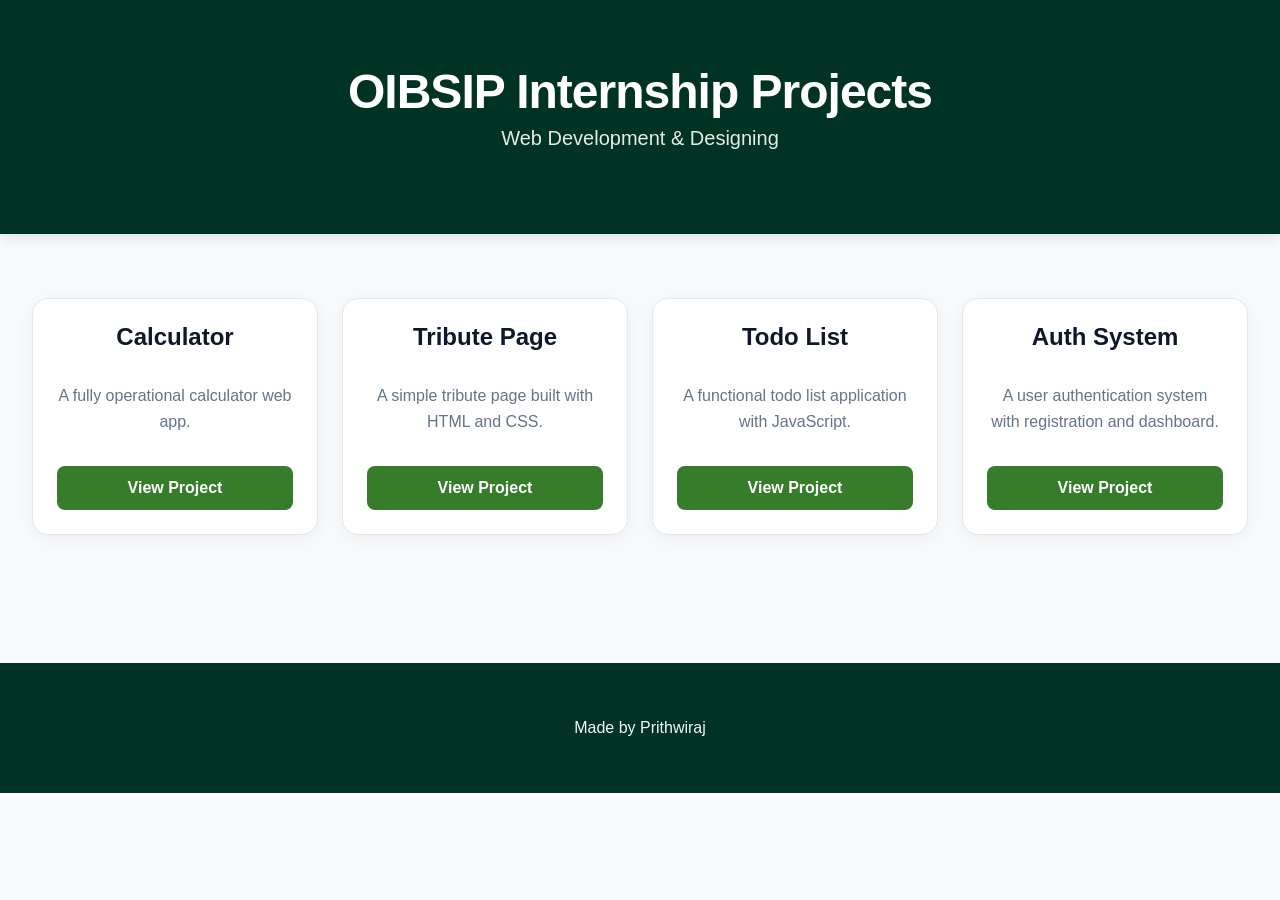
<file: index.html>
<!DOCTYPE html>
<html lang="en">
<head>
    <meta charset="UTF-8">
    <meta name="viewport" content="width=device-width, initial-scale=1.0">
    <title>My Project Portfolio</title>
    <link rel="stylesheet" href="style.css">
</head>
<body>
    <header>
        <h1>OIBSIP Internship Projects</h1>
        <p>Web Development & Designing</p>
    </header>
    <main class="portfolio-grid">
        <div class="project-card">
            <h2 class="project-title">Calculator</h2>
            <p>A fully operational calculator web app.</p>
            <a href="WebDev-L2-Calculator/index.html" class="btn">View Project</a>
        </div>
        <div class="project-card">
            <h2 class="project-title">Tribute Page</h2>
            <p>A simple tribute page built with HTML and CSS.</p>
            <a href="WebDev-L2-TributePage/index.html" class="btn">View Project</a>
        </div>
        <div class="project-card">
            <h2 class="project-title">Todo List</h2>
            <p>A functional todo list application with JavaScript.</p>
            <a href="WebDev-L2-TodoList/index.html" class="btn">View Project</a>
        </div>
        <div class="project-card">
            <h2 class="project-title">Auth System</h2>
            <p>A user authentication system with registration and dashboard.</p>
            <a href="Webdev-L2-AuthSystem/index.html" class="btn">View Project</a>
        </div>
    </main>
    <footer>
        <p>Made by Prithwiraj</p>
    </footer>
</body>
</html>
</file>
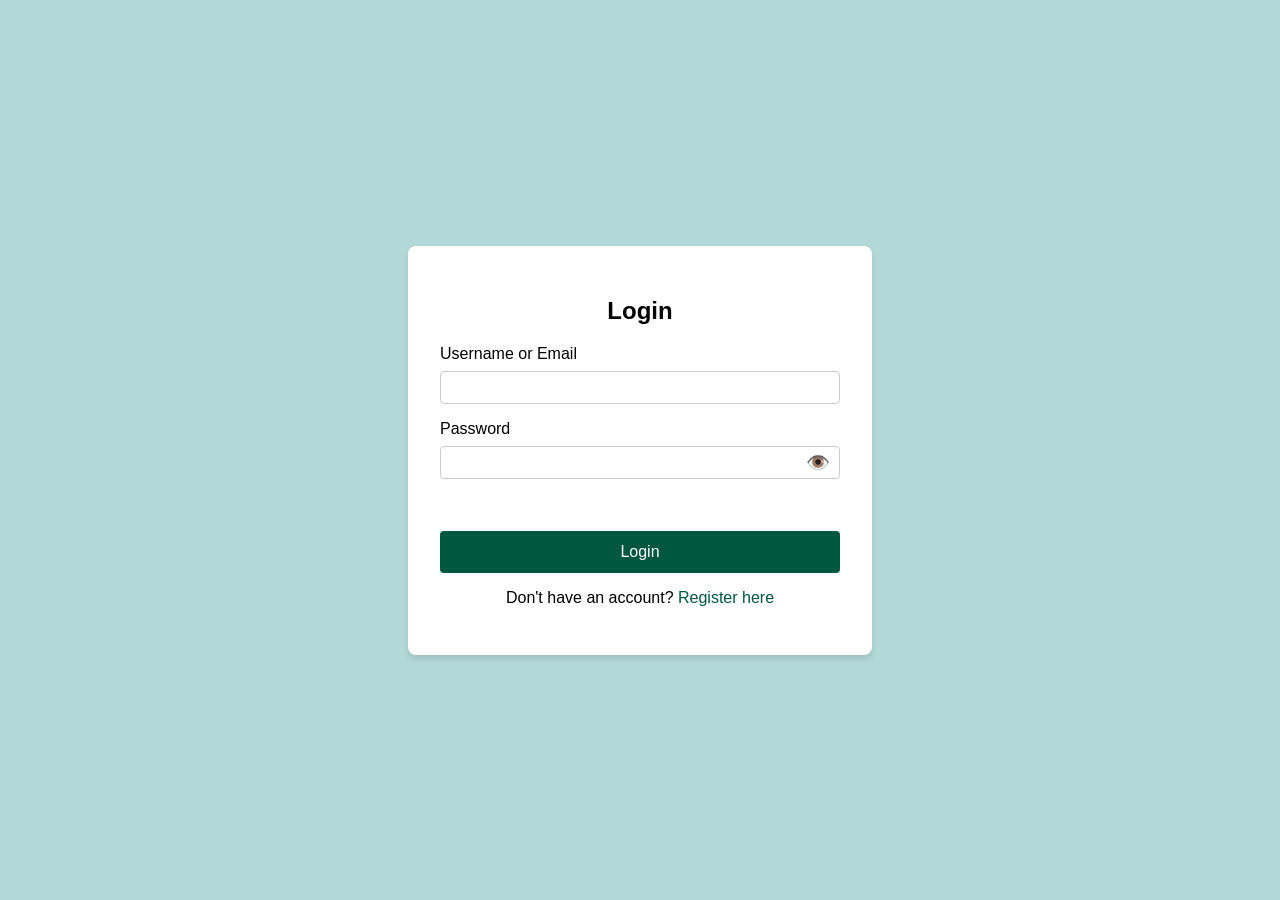
<file: Webdev-L2-AuthSystem/index.html>
<!DOCTYPE html>
<html lang="en">
<head>
    <meta charset="UTF-8">
    <meta name="viewport" content="width=device-width, initial-scale=1.0">
    <title>Login - Auth System</title>
    <link rel="stylesheet" href="style.css">
</head>
<body>
    <div class="container">
        <h2>Login</h2>
        <form id="loginForm">
            <div class="form-group">
                <label for="identifier">Username or Email</label>
                <input type="text" id="identifier" required>
            </div>
            <div class="form-group password-wrapper">
                <label for="password">Password</label>
                <div class="input-container">
                    <input type="password" id="password" required>
                    <span class="toggle-password" id="togglePassword">👁️</span>
                </div>
            </div>
            <p id="errorMessage" class="error"></p>
            <button type="submit">Login</button>
        </form>
        <p>Don't have an account? <a href="register.html">Register here</a></p>
    </div>
    <script src="auth.js"></script>
</body>
</html>
</file>
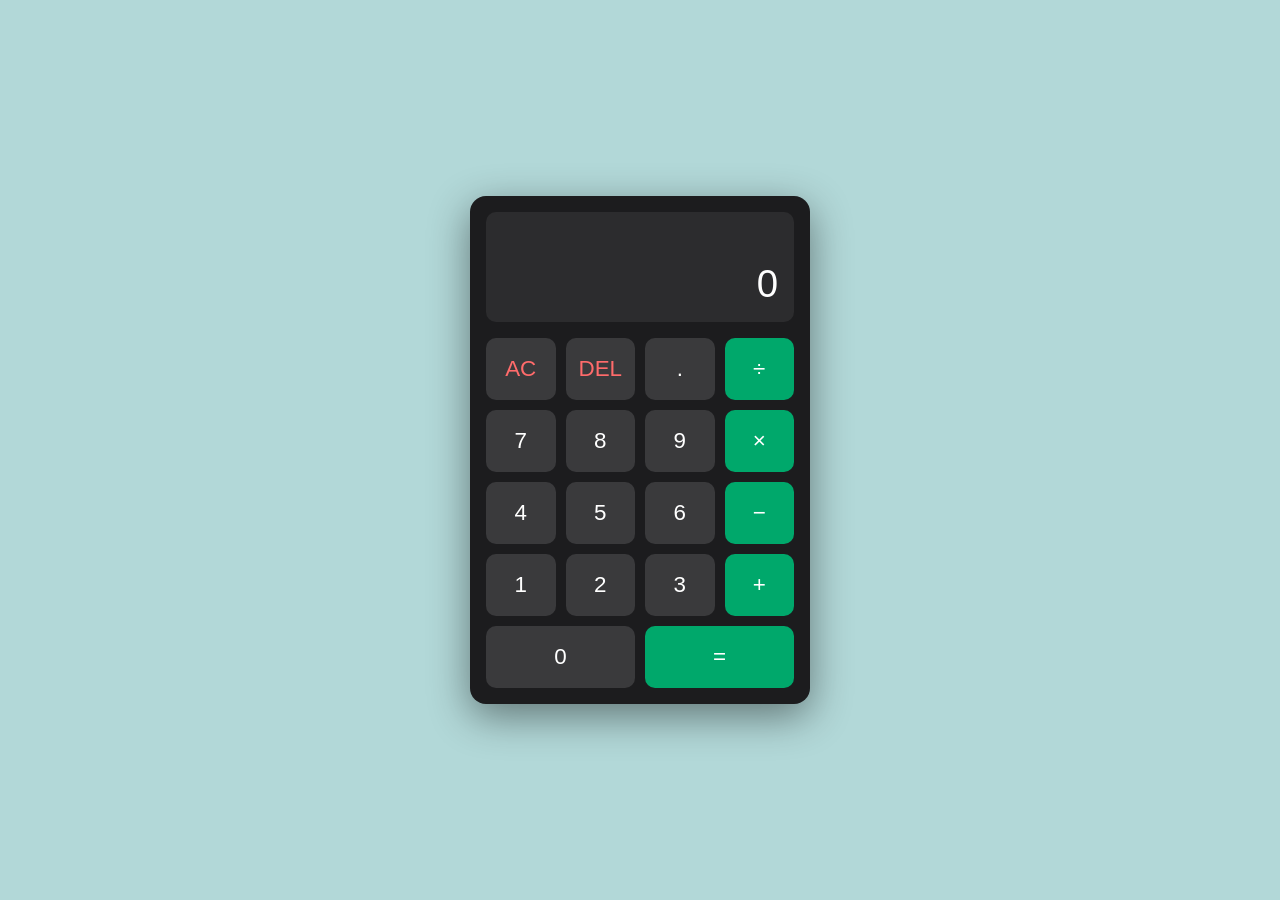
<file: WebDev-L2-Calculator/index.html>
<!DOCTYPE html>
<html lang="en">
<head>
  <meta charset="UTF-8">
  <meta name="viewport" content="width=device-width, initial-scale=1.0">
  <title>Calculator</title>
  <link rel="stylesheet" href="styles.css">
</head>
<body>
  <main class="calculator">
    <div class="display-area">
      <div id="expression" class="expression">&nbsp;</div>
      <div id="display" class="display">0</div>
    </div>
    <div class="buttons">
      <button type="button" class="btn" data-action="ac">AC</button>
      <button type="button" class="btn" data-action="del">DEL</button>
      <button type="button" class="btn" data-action="decimal">.</button>
      <button type="button" class="btn operator" data-action="operator" data-value="/">÷</button>
      <button type="button" class="btn" data-value="7">7</button>
      <button type="button" class="btn" data-value="8">8</button>
      <button type="button" class="btn" data-value="9">9</button>
      <button type="button" class="btn operator" data-action="operator" data-value="*">×</button>
      <button type="button" class="btn" data-value="4">4</button>
      <button type="button" class="btn" data-value="5">5</button>
      <button type="button" class="btn" data-value="6">6</button>
      <button type="button" class="btn operator" data-action="operator" data-value="-">−</button>
      <button type="button" class="btn" data-value="1">1</button>
      <button type="button" class="btn" data-value="2">2</button>
      <button type="button" class="btn" data-value="3">3</button>
      <button type="button" class="btn operator" data-action="operator" data-value="+">+</button>
      <button type="button" class="btn" data-value="0">0</button>
      <button type="button" class="btn equals" data-action="equals">=</button>
    </div>
  </main>
  <script src="script.js"></script>
</body>
</html>
</file>
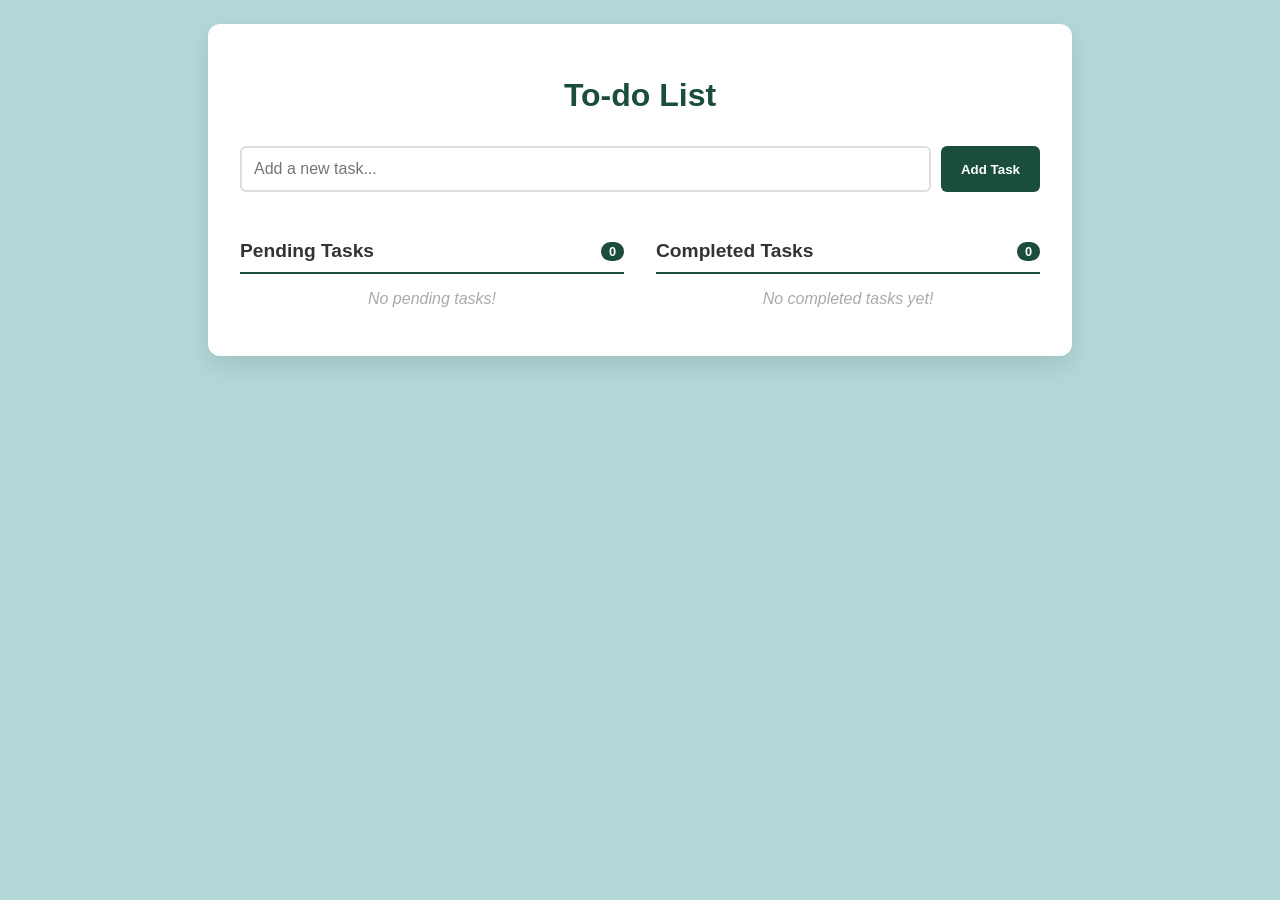
<file: WebDev-L2-TodoList/index.html>
<!DOCTYPE html>
<html lang="en">
<head>
    <meta charset="UTF-8">
    <meta name="viewport" content="width=device-width, initial-scale=1.0">
    <title>To-Do Web App</title>
    <link rel="stylesheet" href="style.css">
</head>
<body>
    <div class="container">
        <h1>To-do List</h1>
        
        <div class="input-group">
            <input type="text" id="taskInput" placeholder="Add a new task...">
            <button id="addTaskBtn">Add Task</button>
        </div>

        <div class="lists-container">
            <div class="list-section">
                <h2 id="pendingCount">Pending Tasks (0)</h2>
                <ul id="pendingList"></ul>
                <p class="empty-msg" id="pendingEmpty">No pending tasks!</p>
            </div>

            <div class="list-section">
                <h2 id="completedCount">Completed Tasks (0)</h2>
                <ul id="completedList"></ul>
                <p class="empty-msg" id="completedEmpty">No completed tasks yet!</p>
            </div>
        </div>
    </div>
    <script src="script.js"></script>
</body>
</html>
</file>
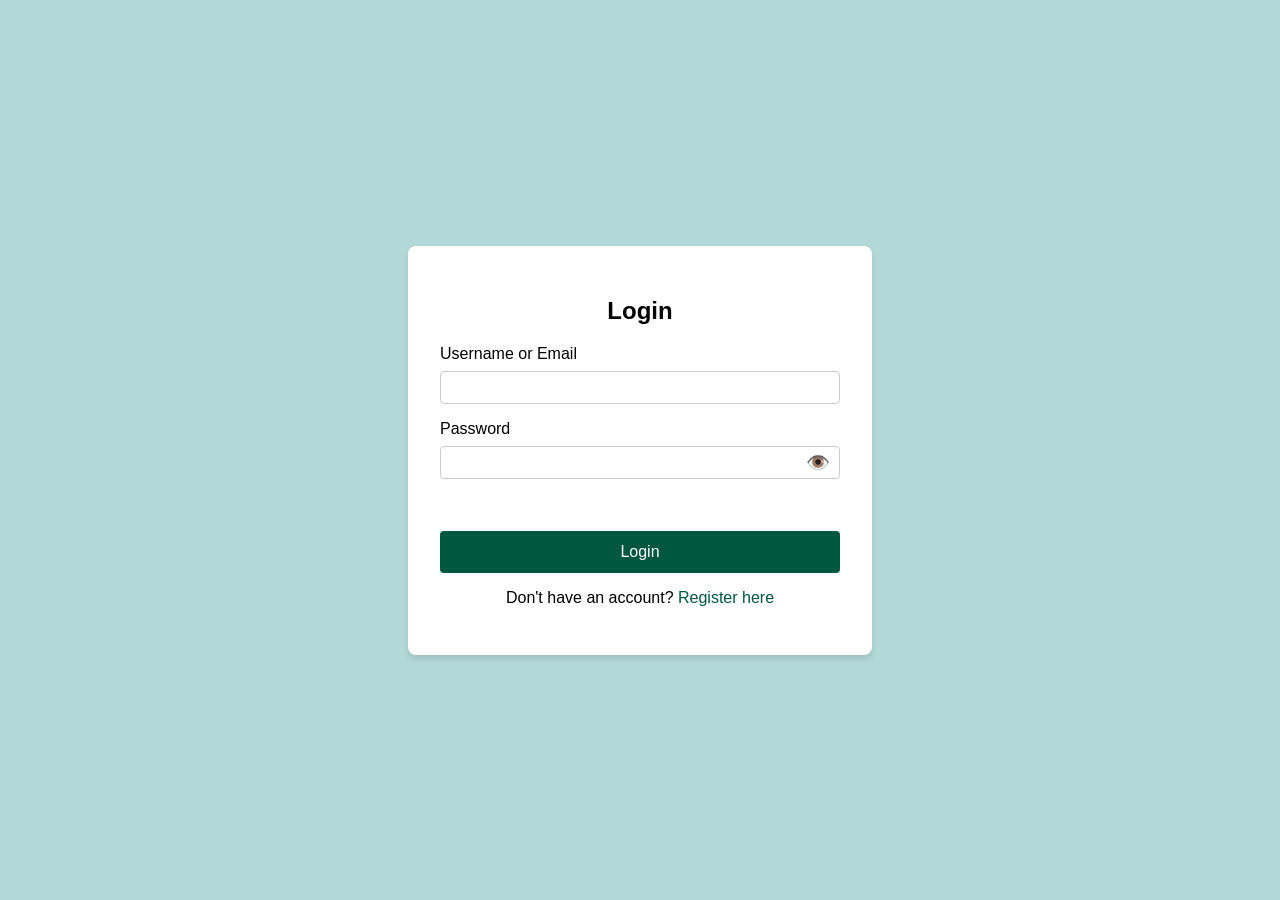
<file: Webdev-L2-AuthSystem/dashboard.html>
<!DOCTYPE html>
<html lang="en">
<head>
    <meta charset="UTF-8">
    <meta name="viewport" content="width=device-width, initial-scale=1.0">
    <title>Dashboard - Auth System</title>
    <link rel="stylesheet" href="style.css">
</head>
<body>
    <nav class="navbar">
        <div class="nav-logo">AuthSystem</div>
        <button id="logoutBtn" class="nav-logout">Logout</button>
    </nav>
    <div class="container dashboard-content">
        <h2 id="welcomeMessage">Welcome to your Dashboard</h2>
        <p>You have successfully logged in to the protected page.</p>
        <div class="grid">
            <div class="card">
                <h3>Profile</h3>
                <p>Manage your account settings and personal information.</p>
            </div>
            <div class="card">
                <h3>Settings</h3>
                <p>Customize your experience and security preferences.</p>
            </div>
            <div class="card">
                <h3>Notifications</h3>
                <p>Stay updated with the latest alerts and activity.</p>
            </div>
        </div>
    </div>
    <script src="auth.js"></script>
</body>
</html>
</file>
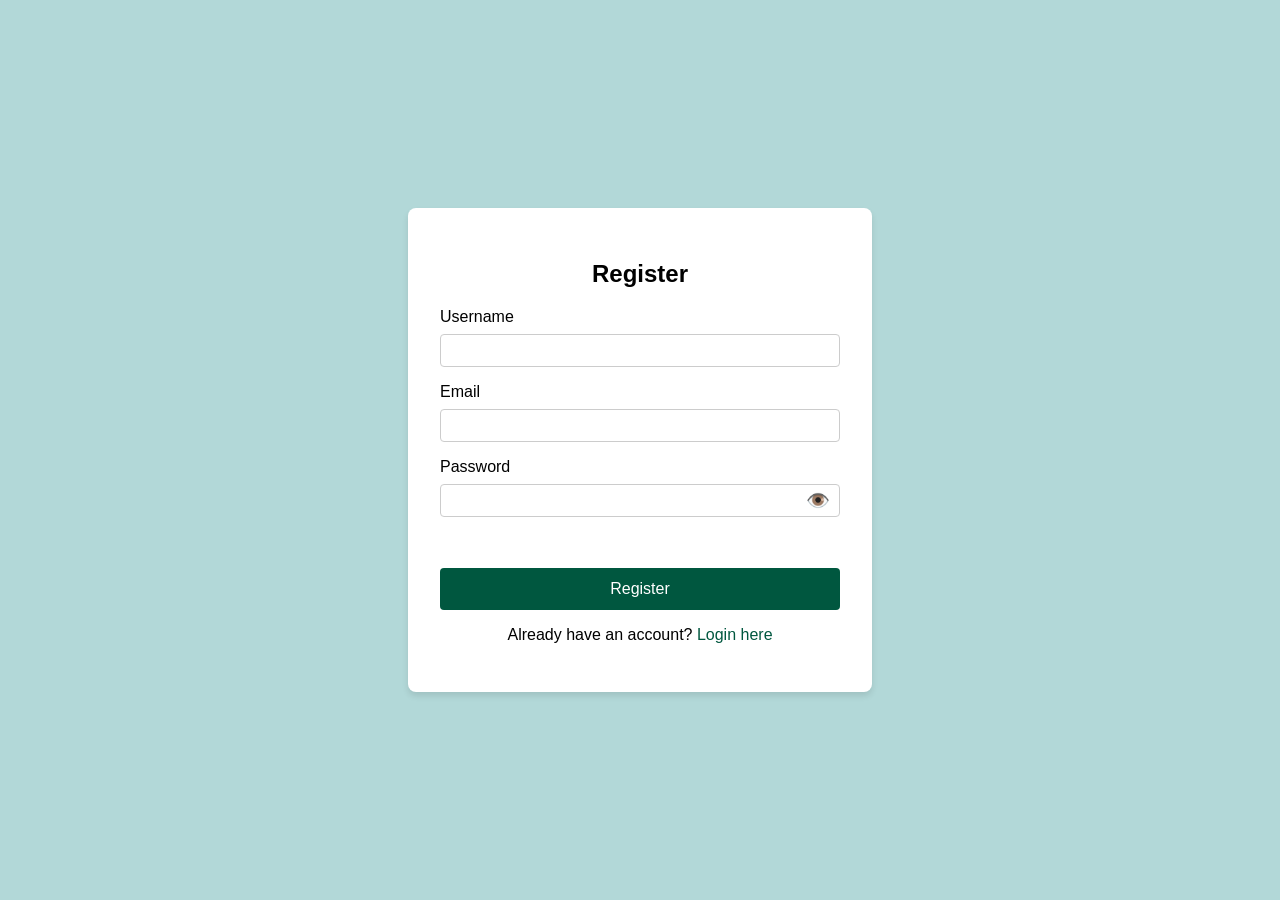
<file: Webdev-L2-AuthSystem/register.html>
<!DOCTYPE html>
<html lang="en">
<head>
    <meta charset="UTF-8">
    <meta name="viewport" content="width=device-width, initial-scale=1.0">
    <title>Register - Auth System</title>
    <link rel="stylesheet" href="style.css">
</head>
<body>
    <div class="container">
        <h2>Register</h2>
        <form id="registerForm">
            <div class="form-group">
                <label for="username">Username</label>
                <input type="text" id="username" required>
            </div>
            <div class="form-group">
                <label for="email">Email</label>
                <input type="email" id="email" required>
            </div>
            <div class="form-group password-wrapper">
                <label for="password">Password</label>
                <div class="input-container">
                    <input type="password" id="password" required>
                    <span class="toggle-password" id="togglePassword">👁️</span>
                </div>
            </div>
            <p id="errorMessage" class="error"></p>
            <button type="submit">Register</button>
        </form>
        <p>Already have an account? <a href="index.html">Login here</a></p>
    </div>
    <script src="auth.js"></script>
</body>
</html>
</file>
<file: style.css>
body {
    font-family: 'Inter', 'Segoe UI', Roboto, Helvetica, Arial, sans-serif;
    margin: 0;
    padding: 0;
    background-color: #f8fafc;
    color: #1e293b;
    text-align: center;
}

header {
    background-color: #003324;
    color: white;
    padding: 4rem 1rem;
    box-shadow: 0 4px 12px rgba(0,0,0,0.1);
}

header h1 {
    margin: 0;
    font-size: 3rem;
    letter-spacing: -1px;
    font-weight: 800;
}

header p {
    font-size: 1.25rem;
    opacity: 0.9;
    margin-top: 0.5rem;
    font-weight: 400;
}

.portfolio-grid {
    display: grid;
    grid-template-columns: repeat(4, 1fr);
    gap: 1.5rem;
    padding: 4rem 2rem;
    max-width: 1400px;
    margin: 0 auto;
}

.project-card {
    background: white;
    padding: 1.5rem;
    border-radius: 16px;
    box-shadow: 0 4px 20px rgba(0,0,0,0.05);
    transition: all 0.3s cubic-bezier(0.4, 0, 0.2, 1);
    display: flex;
    flex-direction: column;
    justify-content: space-between;
    border: 1px solid #e2e8f0;
}

.project-card:hover {
    transform: translateY(-10px);
    box-shadow: 0 20px 25px -5px rgba(0,0,0,0.1), 0 10px 10px -5px rgba(0,0,0,0.04);
    border-color: #367c2b;
}

.project-title {
    margin-top: 0;
    color: #0f172a;
    font-size: 1.5rem;
    margin-bottom: 1rem;
}

.project-card p {
    color: #64748b;
    margin-bottom: 2rem;
    line-height: 1.6;
}

.btn {
    display: inline-block;
    text-decoration: none;
    background-color: #367c2b;
    color: white;
    padding: 0.8rem 1.5rem;
    border-radius: 8px;
    font-weight: 600;
    transition: background-color 0.2s ease, transform 0.1s ease;
}

.btn:hover {
    background-color: #2d6624;
}

.btn:active {
    transform: scale(0.98);
}

footer {
    margin-top: 4rem;
    padding: 2.5rem 0;
    background-color: #003324;
    color: #f1f5f9;
    font-weight: 500;
}
</file>
<file: Webdev-L2-AuthSystem/style.css>
body {
    font-family: Arial, sans-serif;
    background-color: #b2d8d8;
    margin: 0;
    display: block;
}
.navbar {
    display: flex;
    justify-content: space-between;
    align-items: center;
    background-color: #022418;
    color: white;
    padding: 1rem 2rem;
    box-shadow: 0 2px 4px rgba(0,0,0,0.1);
}
.nav-logo {
    font-size: 1.5rem;
    font-weight: bold;
}
.nav-logout {
    width: auto;
    padding: 0.5rem 1rem;
    background-color: #dc3545;
}
.nav-logout:hover {
    background-color: #c82333;
}
.container {
    background: white;
    padding: 2rem;
    border-radius: 8px;
    box-shadow: 0 4px 6px rgba(0,0,0,0.1);
    width: 100%;
    max-width: 400px;
    text-align: center;
    margin: 2rem auto;
}
.dashboard-content {
    max-width: 900px;
    width: 90%;
}
.grid {
    display: grid;
    grid-template-columns: repeat(auto-fit, minmax(200px, 1fr));
    gap: 1.5rem;
    margin-top: 2rem;
}
.card {
    padding: 1.5rem;
    border: 1px solid #ddd;
    border-radius: 8px;
    background: #fafafa;
    transition: transform 0.2s;
}
.card:hover {
    transform: translateY(-5px);
    box-shadow: 0 4px 8px rgba(0,0,0,0.1);
}
.form-group {
    margin-bottom: 1rem;
    text-align: left;
}
.form-group label {
    display: block;
    margin-bottom: 0.5rem;
}
.form-group input {
    width: 100%;
    padding: 0.5rem;
    box-sizing: border-box;
    border: 1px solid #ccc;
    border-radius: 4px;
}
.password-wrapper .input-container {
    position: relative;
    display: flex;
    align-items: center;
}
.password-wrapper .input-container input {
    padding-right: 40px;
}
.toggle-password {
    position: absolute;
    right: 10px;
    cursor: pointer;
    user-select: none;
    font-size: 1.2rem;
}
button {
    width: 100%;
    padding: 0.75rem;
    background-color: #00573F;
    color: white;
    border: none;
    border-radius: 4px;
    cursor: pointer;
    font-size: 1rem;
}
button:hover {
    background-color: #004531;
}
.error {
    color: red;
    font-size: 0.875rem;
    margin-bottom: 1rem;
    min-height: 1.2rem;
}
a {
    color: #00573F;
    text-decoration: none;
}
a:hover {
    text-decoration: underline;
}
/* Maintain centering for login/register pages */
body:has(.container:not(.dashboard-content)) {
    display: flex;
    justify-content: center;
    align-items: center;
    height: 100vh;
}
</file>
<file: WebDev-L2-Calculator/styles.css>
* {
  margin: 0;
  padding: 0;
  box-sizing: border-box;
}

body {
  min-height: 100vh;
  display: flex;
  align-items: center;
  justify-content: center;
  background: #b2d8d8;
  font-family: 'Segoe UI', Tahoma, Geneva, Verdana, sans-serif;
}


.calculator {
  width: 340px;
  background: #1c1c1e;
  border-radius: 16px;
  padding: 16px;
  box-shadow: 0 12px 40px rgba(0, 0, 0, 0.45);
}

.display-area {
  background: #2c2c2e;
  border-radius: 10px;
  padding: 16px;
  margin-bottom: 16px;
  min-height: 110px;
  display: flex;
  flex-direction: column;
  justify-content: flex-end;
  align-items: flex-end;
}

.expression {
  color: #8e8e93;
  font-size: 1rem;
  min-height: 1.2em;
  text-align: right;
  word-break: break-all;
  overflow: hidden;
}

.display {
  color: #ffffff;
  font-size: 2.4rem;
  font-weight: 300;
  text-align: right;
  word-break: break-all;
  overflow: hidden;
}

.display.error {
  color: #ff6b6b;
  font-size: 1.6rem;
}

.buttons {
  display: grid;
  grid-template-columns: repeat(4, 1fr);
  grid-auto-rows: 1fr;
  grid-template-areas:
    "ac del dot div"
    "seven eight nine mul"
    "four five six sub"
    "one two three add"
    "zero zero eq eq";
  gap: 10px;
}

.btn {
  padding: 18px 0;
  font-size: 1.4rem;
  border: none;
  border-radius: 10px;
  background: #3a3a3c;
  color: #ffffff;
  cursor: pointer;
  transition: background 0.15s ease, transform 0.05s ease;
}

.btn:hover {
  background: #48484a;
}

.btn:active {
  background: #5a5a5c;
  transform: scale(0.97);
}

.btn.operator,
.btn.equals {
  background: #00A86B;
  color: #ffffff;
}

.btn.operator:hover,
.btn.equals:hover {
  background: #008F5B;
}

.btn.operator.active {
  background: #ffffff;
  color: #ff9f0a;
}

.btn[data-action="ac"],
.btn[data-action="del"] {
  color: #ff6b6b;
}

.btn[data-action="ac"] { grid-area: ac; }
.btn[data-action="del"] { grid-area: del; }
.btn[data-action="decimal"] { grid-area: dot; }
.btn[data-action="equals"] { grid-area: eq; }
.btn.operator[data-value="/"] { grid-area: div; }
.btn.operator[data-value="*"] { grid-area: mul; }
.btn.operator[data-value="-"] { grid-area: sub; }
.btn.operator[data-value="+"] { grid-area: add; }
.btn[data-value="7"] { grid-area: seven; }
.btn[data-value="8"] { grid-area: eight; }
.btn[data-value="9"] { grid-area: nine; }
.btn[data-value="4"] { grid-area: four; }
.btn[data-value="5"] { grid-area: five; }
.btn[data-value="6"] { grid-area: six; }
.btn[data-value="1"] { grid-area: one; }
.btn[data-value="2"] { grid-area: two; }
.btn[data-value="3"] { grid-area: three; }
.btn[data-value="0"] { grid-area: zero; }
</file>
<file: WebDev-L2-TodoList/style.css>
:root {
    --primary: #1B4D3E;
    --bg: #b2d8d8;
    --text: #333;
    --white: #fff;
    --danger: #e74c3c;
    --success: #2ecc71;
    --gray: #95a5a6;
}

body {
    font-family: 'Segoe UI', Tahoma, Geneva, Verdana, sans-serif;
    background-color: var(--bg);
    color: var(--text);
    display: flex;
    justify-content: center;
    padding: 1rem;
}

.container {
    width: 100%;
    max-width: 800px;
    background: var(--white);
    padding: 2rem;
    border-radius: 12px;
    box-shadow: 0 10px 25px rgba(0,0,0,0.1);
}

h1 {
    text-align: center;
    color: var(--primary);
    margin-bottom: 2rem;
}

.input-group {
    display: flex;
    gap: 10px;
    margin-bottom: 2rem;
}

input[type="text"] {
    flex: 1;
    padding: 12px;
    border: 2px solid #ddd;
    border-radius: 6px;
    font-size: 1rem;
    outline: none;
    transition: border-color 0.3s;
}

input[type="text"]:focus {
    border-color: var(--primary);
}

button {
    padding: 12px 20px;
    border: none;
    border-radius: 6px;
    cursor: pointer;
    font-weight: 600;
    transition: opacity 0.3s;
}

#addTaskBtn {
    background-color: var(--primary);
    color: white;
}

.lists-container {
    display: grid;
    grid-template-columns: 1fr 1fr;
    gap: 2rem;
}

@media (max-width: 600px) {
    .lists-container {
        grid-template-columns: 1fr;
    }
    .input-group {
        flex-direction: column;
    }
    .container {
        padding: 1rem;
    }
    body {
        padding: 0.5rem;
    }
}

.list-section h2 {
    font-size: 1.2rem;
    border-bottom: 2px solid var(--primary);
    padding-bottom: 10px;
    margin-bottom: 1rem;
    display: flex;
    justify-content: space-between;
    align-items: center;
}

.task-badge {
    background: var(--primary);
    color: white;
    font-size: 0.8rem;
    padding: 2px 8px;
    border-radius: 12px;
    margin-left: 10px;
}

ul {
    list-style: none;
    padding: 0;
}

li {
    background: #fafafa;
    border: 1px solid #eee;
    padding: 10px;
    margin-bottom: 10px;
    border-radius: 6px;
    display: flex;
    flex-direction: column;
    gap: 8px;
    transition: transform 0.2s;
}

li:hover {
    transform: translateY(-2px);
    box-shadow: 0 4px 8px rgba(0,0,0,0.05);
}

.task-main {
    display: flex;
    align-items: center;
    gap: 10px;
    justify-content: space-between;
}

.task-text {
    flex: 1;
    font-size: 1rem;
}

.task-text.editing {
    border: 1px solid var(--primary);
    padding: 4px;
}

.btn-group {
    display: flex;
    gap: 5px;
}

.btn-complete { background: var(--success); color: white; font-size: 0.8rem; }
.btn-edit { background: var(--gray); color: white; font-size: 0.8rem; }
.btn-delete { background: var(--danger); color: white; font-size: 0.8rem; }

.timestamp {
    font-size: 0.7rem;
    color: #888;
    text-align: right;
}

.empty-msg {
    text-align: center;
    color: #aaa;
    font-style: italic;
}

.hidden {
    display: none;
}
</file>
